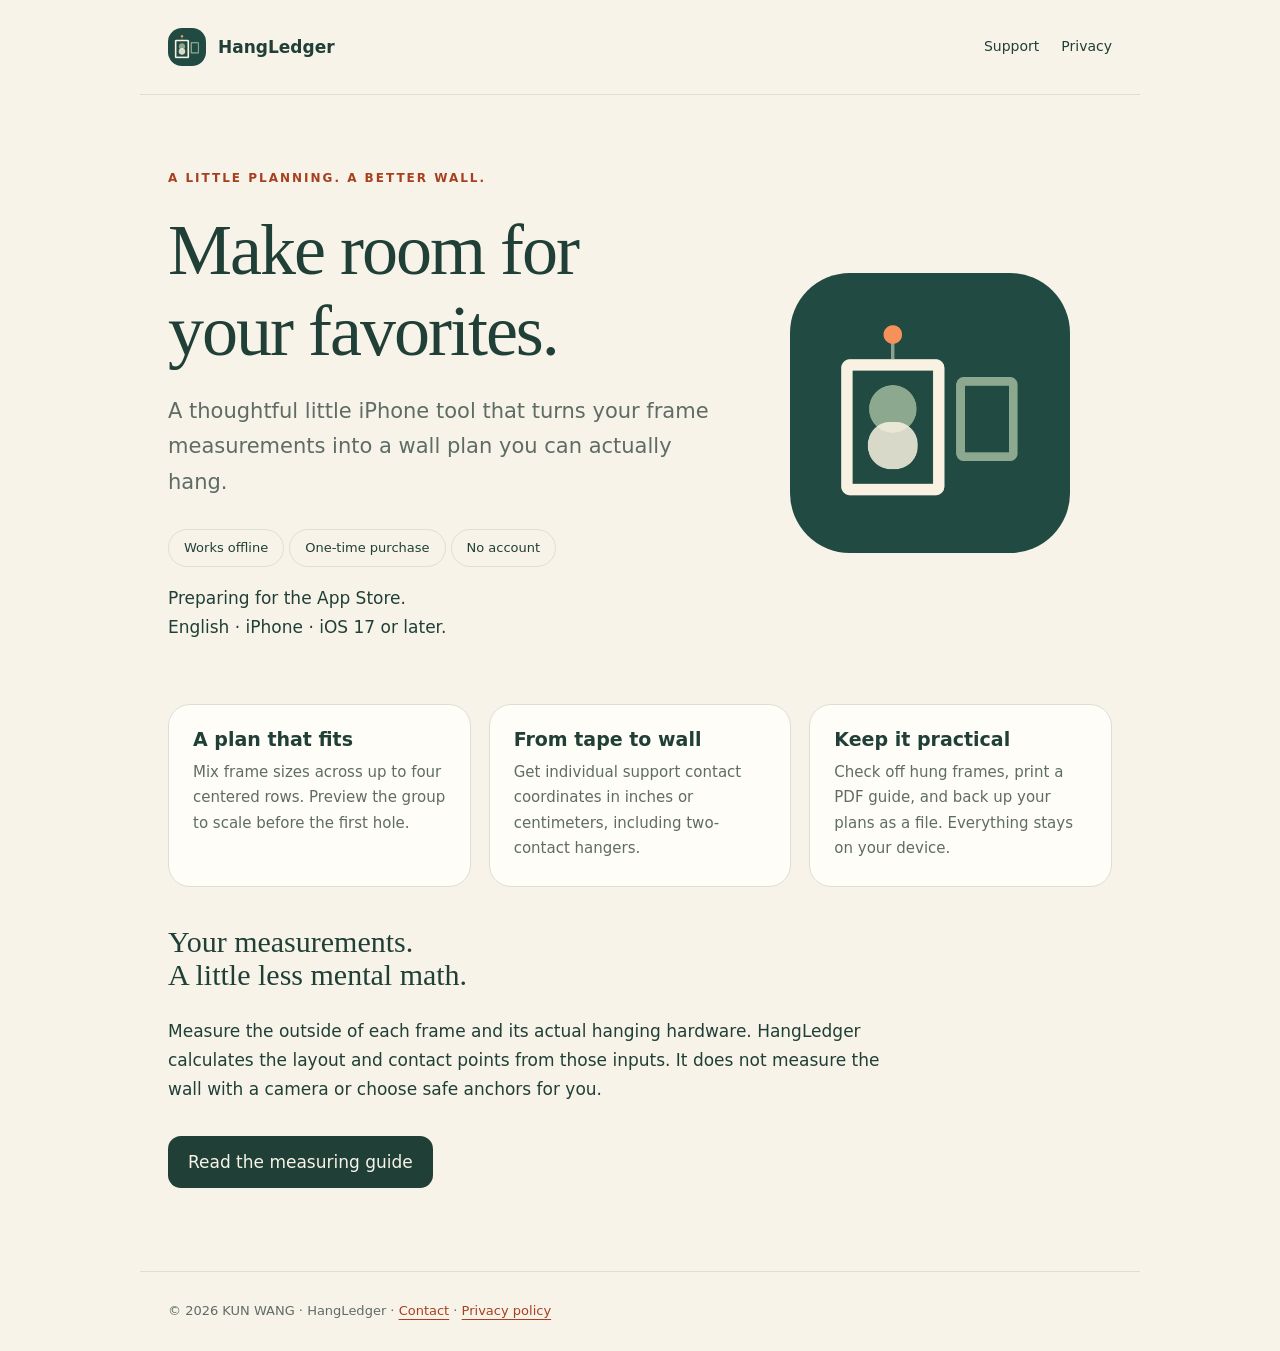
<file: index.html>
<!doctype html><html lang="en"><head><meta charset="utf-8"><meta name="viewport" content="width=device-width,initial-scale=1"><meta name="description" content="An offline iPhone tool for planning gallery walls, calculating support contact points and printing a hanging guide."><title>HangLedger — Make room for your favorites</title><link rel="stylesheet" href="style.css"><link rel="icon" href="icon.png"></head><body>
<header><a class="brand" href="./"><img src="icon.png" width="38" height="38" alt="">HangLedger</a><nav><a href="support.html">Support</a><a href="privacy.html">Privacy</a></nav></header>
<main><section class="hero"><div><div class="eyebrow">A little planning. A better wall.</div><h1>Make room for<br>your favorites.</h1><p class="intro">A thoughtful little iPhone tool that turns your frame measurements into a wall plan you can actually hang.</p><span class="pill">Works offline</span><span class="pill">One-time purchase</span><span class="pill">No account</span><p>Preparing for the App Store.<br>English · iPhone · iOS 17 or later.</p></div><img class="icon" src="icon.png" width="280" height="280" alt="Two frames and an orange contact point"></section>
<section class="grid" aria-label="Features"><article class="card"><h2>A plan that fits</h2><p>Mix frame sizes across up to four centered rows. Preview the group to scale before the first hole.</p></article><article class="card"><h2>From tape to wall</h2><p>Get individual support contact coordinates in inches or centimeters, including two-contact hangers.</p></article><article class="card"><h2>Keep it practical</h2><p>Check off hung frames, print a PDF guide, and back up your plans as a file. Everything stays on your device.</p></article></section>
<section><h2>Your measurements.<br>A little less mental math.</h2><p>Measure the outside of each frame and its actual hanging hardware. HangLedger calculates the layout and contact points from those inputs. It does not measure the wall with a camera or choose safe anchors for you.</p><a class="button" href="support.html">Read the measuring guide</a></section></main><footer>© 2026 KUN WANG · HangLedger · <a href="mailto:Stelyra-Astro@proton.me">Contact</a> · <a href="privacy.html">Privacy policy</a></footer></body></html>
</file>
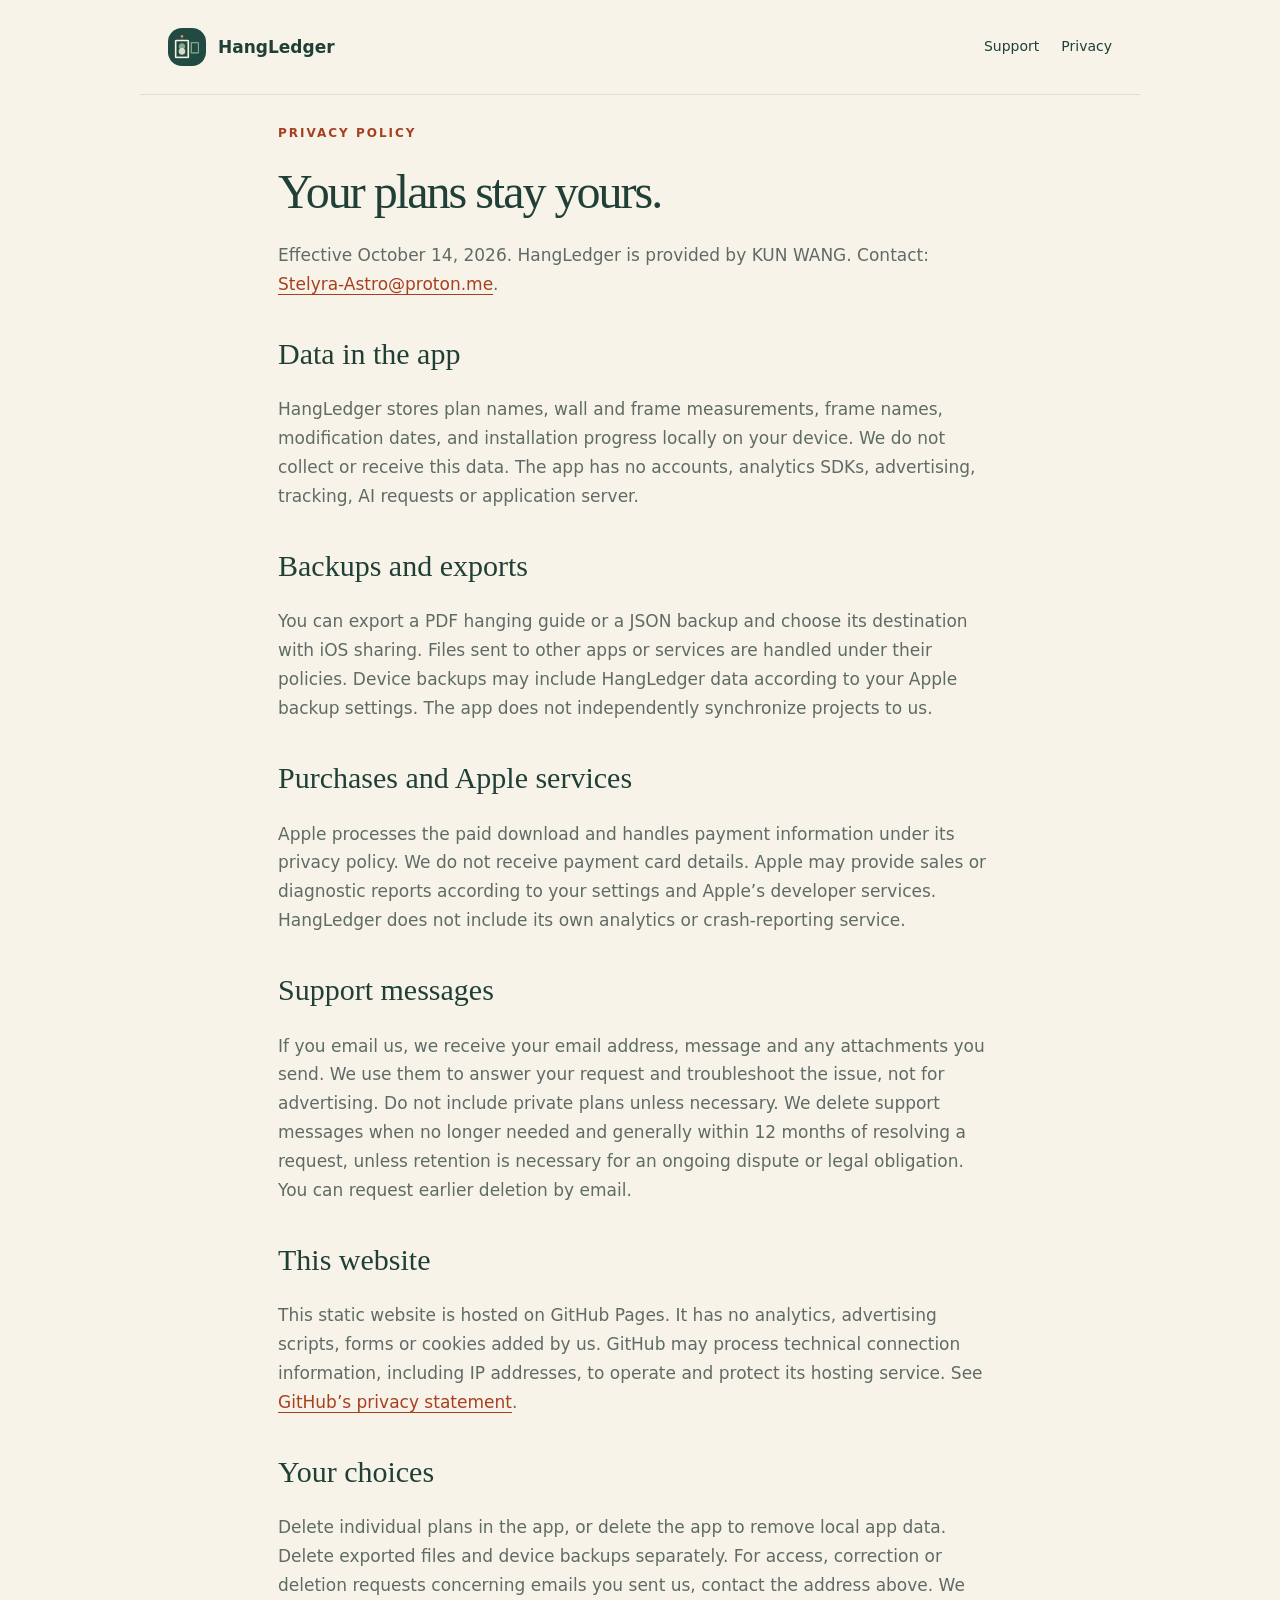
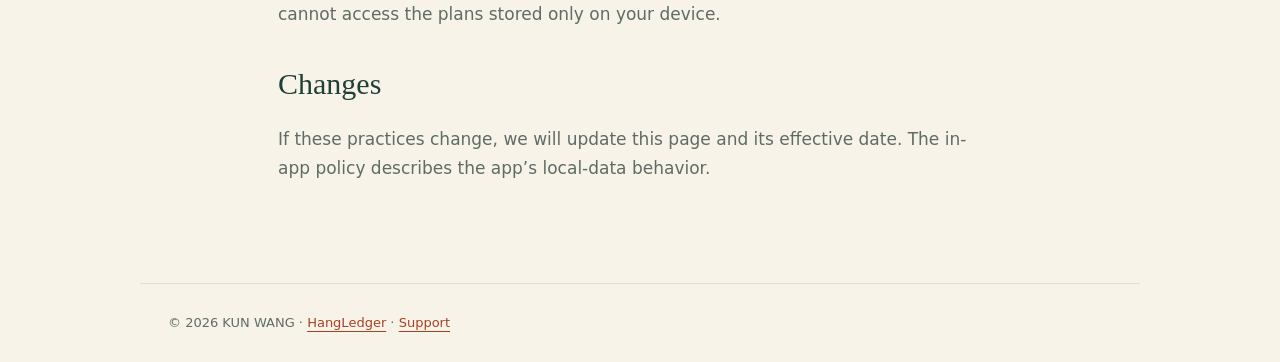
<file: privacy.html>
<!doctype html><html lang="en"><head><meta charset="utf-8"><meta name="viewport" content="width=device-width,initial-scale=1"><title>Privacy policy — HangLedger</title><link rel="stylesheet" href="style.css"><link rel="icon" href="icon.png"></head><body><header><a class="brand" href="./"><img src="icon.png" width="38" height="38" alt="">HangLedger</a><nav><a href="support.html">Support</a><a href="privacy.html" aria-current="page">Privacy</a></nav></header><main class="article"><div class="eyebrow">Privacy policy</div><h1>Your plans stay yours.</h1><p>Effective October 14, 2026. HangLedger is provided by KUN WANG. Contact: <a href="mailto:Stelyra-Astro@proton.me">Stelyra-Astro@proton.me</a>.</p>
<h2>Data in the app</h2><p>HangLedger stores plan names, wall and frame measurements, frame names, modification dates, and installation progress locally on your device. We do not collect or receive this data. The app has no accounts, analytics SDKs, advertising, tracking, AI requests or application server.</p>
<h2>Backups and exports</h2><p>You can export a PDF hanging guide or a JSON backup and choose its destination with iOS sharing. Files sent to other apps or services are handled under their policies. Device backups may include HangLedger data according to your Apple backup settings. The app does not independently synchronize projects to us.</p>
<h2>Purchases and Apple services</h2><p>Apple processes the paid download and handles payment information under its privacy policy. We do not receive payment card details. Apple may provide sales or diagnostic reports according to your settings and Apple’s developer services. HangLedger does not include its own analytics or crash-reporting service.</p>
<h2>Support messages</h2><p>If you email us, we receive your email address, message and any attachments you send. We use them to answer your request and troubleshoot the issue, not for advertising. Do not include private plans unless necessary. We delete support messages when no longer needed and generally within 12 months of resolving a request, unless retention is necessary for an ongoing dispute or legal obligation. You can request earlier deletion by email.</p>
<h2>This website</h2><p>This static website is hosted on GitHub Pages. It has no analytics, advertising scripts, forms or cookies added by us. GitHub may process technical connection information, including IP addresses, to operate and protect its hosting service. See <a href="https://docs.github.com/en/site-policy/privacy-policies/github-general-privacy-statement">GitHub’s privacy statement</a>.</p>
<h2>Your choices</h2><p>Delete individual plans in the app, or delete the app to remove local app data. Delete exported files and device backups separately. For access, correction or deletion requests concerning emails you sent us, contact the address above. We cannot access the plans stored only on your device.</p>
<h2>Changes</h2><p>If these practices change, we will update this page and its effective date. The in-app policy describes the app’s local-data behavior.</p></main><footer>© 2026 KUN WANG · <a href="./">HangLedger</a> · <a href="support.html">Support</a></footer></body></html>
</file>
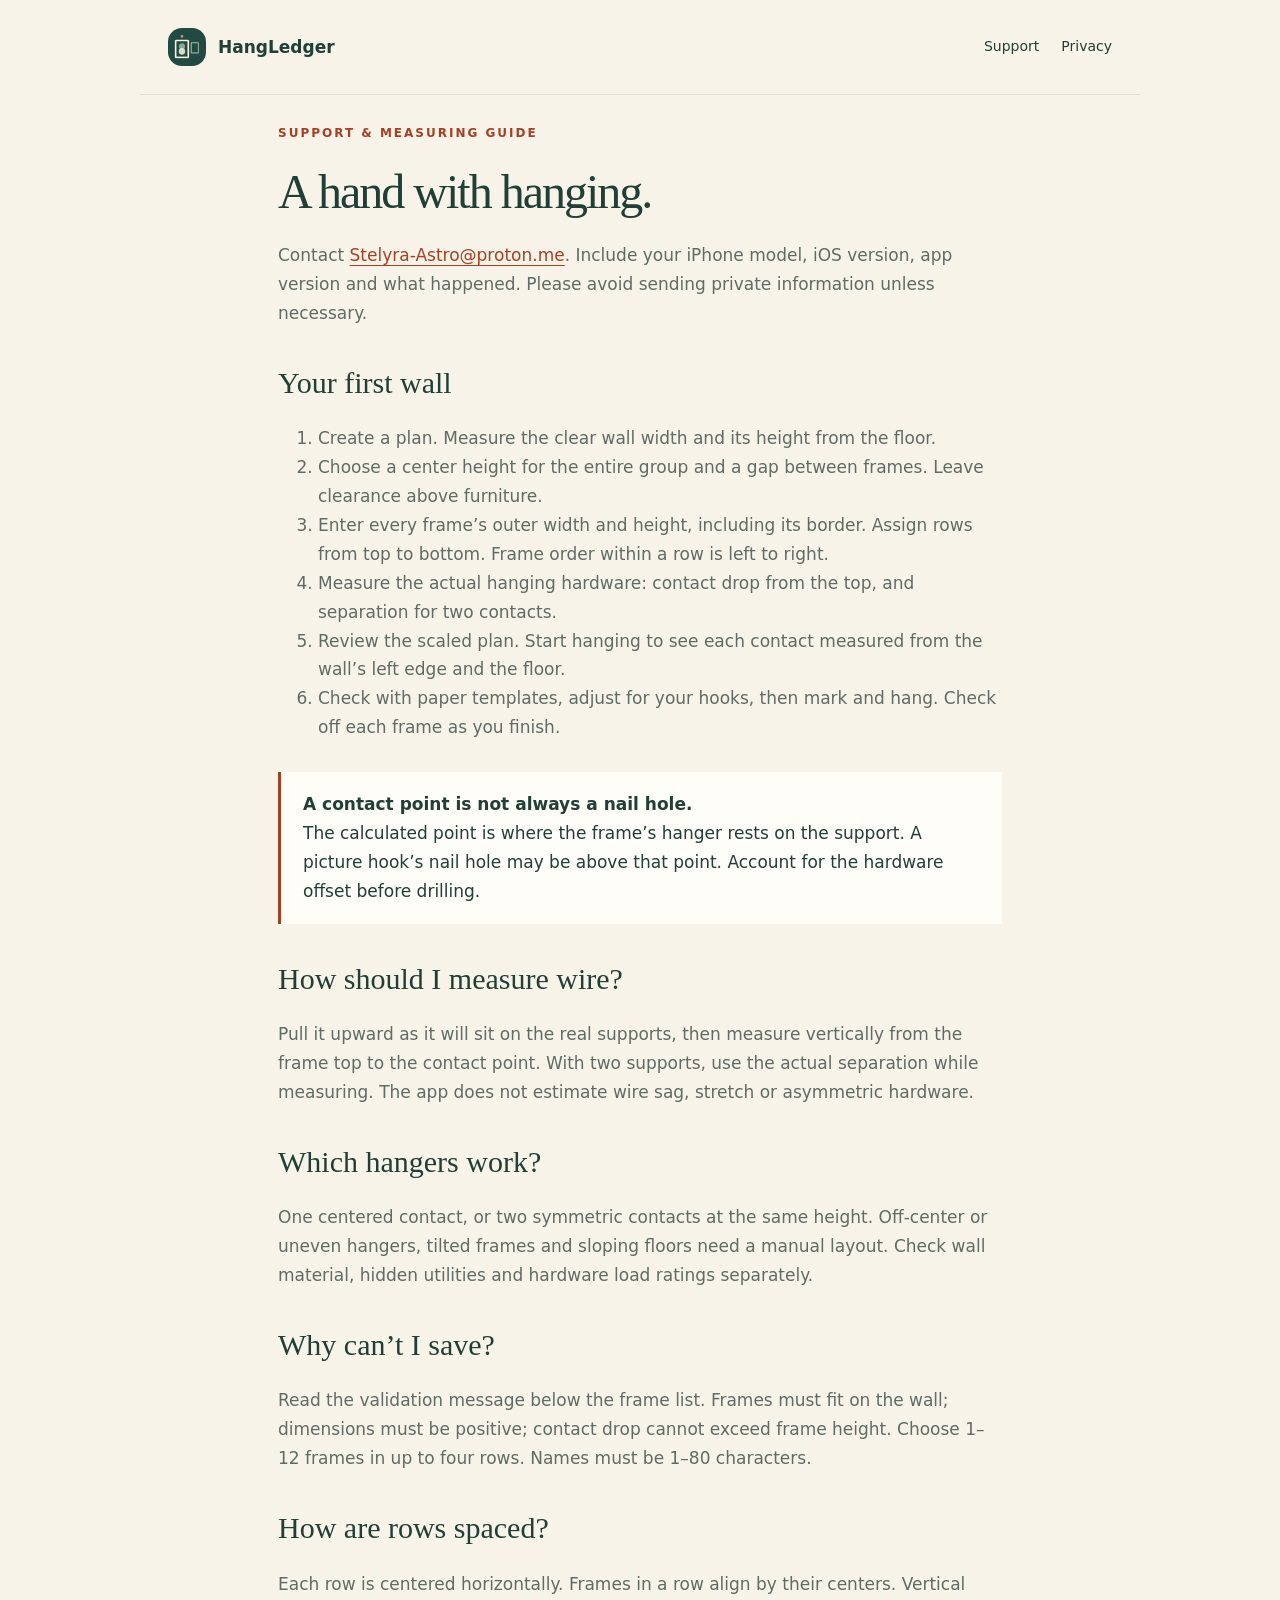
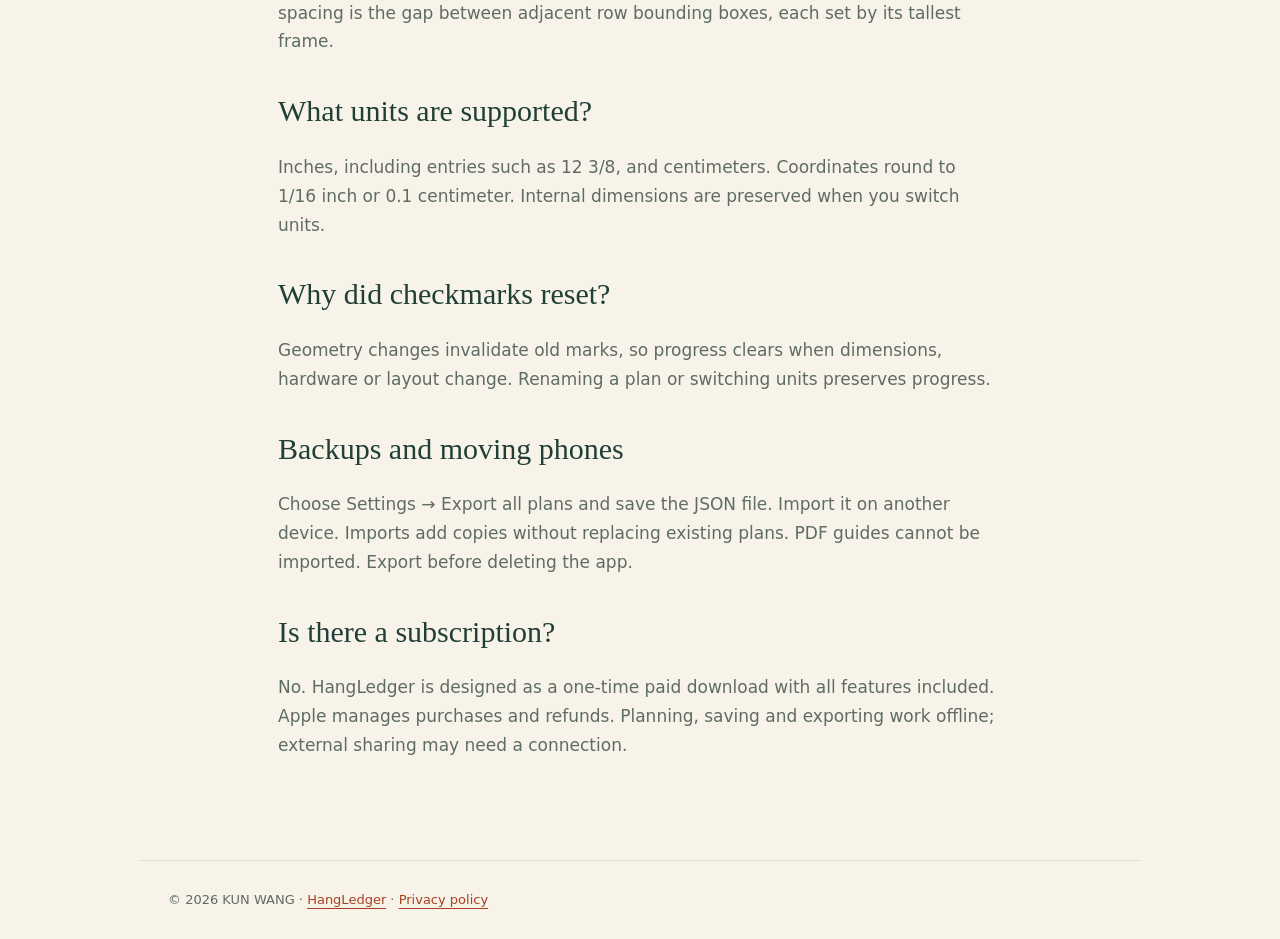
<file: support.html>
<!doctype html><html lang="en"><head><meta charset="utf-8"><meta name="viewport" content="width=device-width,initial-scale=1"><title>Support & measuring guide — HangLedger</title><link rel="stylesheet" href="style.css"><link rel="icon" href="icon.png"></head><body><header><a class="brand" href="./"><img src="icon.png" width="38" height="38" alt="">HangLedger</a><nav><a href="support.html" aria-current="page">Support</a><a href="privacy.html">Privacy</a></nav></header><main class="article"><div class="eyebrow">Support & measuring guide</div><h1>A hand with hanging.</h1><p>Contact <a href="mailto:Stelyra-Astro@proton.me">Stelyra-Astro@proton.me</a>. Include your iPhone model, iOS version, app version and what happened. Please avoid sending private information unless necessary.</p>
<h2>Your first wall</h2><ol><li>Create a plan. Measure the clear wall width and its height from the floor.</li><li>Choose a center height for the entire group and a gap between frames. Leave clearance above furniture.</li><li>Enter every frame’s outer width and height, including its border. Assign rows from top to bottom. Frame order within a row is left to right.</li><li>Measure the actual hanging hardware: contact drop from the top, and separation for two contacts.</li><li>Review the scaled plan. Start hanging to see each contact measured from the wall’s left edge and the floor.</li><li>Check with paper templates, adjust for your hooks, then mark and hang. Check off each frame as you finish.</li></ol>
<div class="note"><strong>A contact point is not always a nail hole.</strong><br>The calculated point is where the frame’s hanger rests on the support. A picture hook’s nail hole may be above that point. Account for the hardware offset before drilling.</div>
<h2>How should I measure wire?</h2><p>Pull it upward as it will sit on the real supports, then measure vertically from the frame top to the contact point. With two supports, use the actual separation while measuring. The app does not estimate wire sag, stretch or asymmetric hardware.</p>
<h2>Which hangers work?</h2><p>One centered contact, or two symmetric contacts at the same height. Off-center or uneven hangers, tilted frames and sloping floors need a manual layout. Check wall material, hidden utilities and hardware load ratings separately.</p>
<h2>Why can’t I save?</h2><p>Read the validation message below the frame list. Frames must fit on the wall; dimensions must be positive; contact drop cannot exceed frame height. Choose 1–12 frames in up to four rows. Names must be 1–80 characters.</p>
<h2>How are rows spaced?</h2><p>Each row is centered horizontally. Frames in a row align by their centers. Vertical spacing is the gap between adjacent row bounding boxes, each set by its tallest frame.</p>
<h2>What units are supported?</h2><p>Inches, including entries such as 12 3/8, and centimeters. Coordinates round to 1/16 inch or 0.1 centimeter. Internal dimensions are preserved when you switch units.</p>
<h2>Why did checkmarks reset?</h2><p>Geometry changes invalidate old marks, so progress clears when dimensions, hardware or layout change. Renaming a plan or switching units preserves progress.</p>
<h2>Backups and moving phones</h2><p>Choose Settings → Export all plans and save the JSON file. Import it on another device. Imports add copies without replacing existing plans. PDF guides cannot be imported. Export before deleting the app.</p>
<h2>Is there a subscription?</h2><p>No. HangLedger is designed as a one-time paid download with all features included. Apple manages purchases and refunds. Planning, saving and exporting work offline; external sharing may need a connection.</p></main><footer>© 2026 KUN WANG · <a href="./">HangLedger</a> · <a href="privacy.html">Privacy policy</a></footer></body></html>
</file>
<file: style.css>
:root{color-scheme:light dark;--paper:#f7f3e9;--card:#fffdf8;--ink:#203f36;--muted:#5f6c65;--accent:#a74020;--line:#dedfd4}*{box-sizing:border-box}body{margin:0;background:var(--paper);color:var(--ink);font:17px/1.7 system-ui,-apple-system,sans-serif}a{color:var(--accent);text-underline-offset:4px}header,main,footer{max-width:1000px;margin:auto;padding:28px}header{display:flex;justify-content:space-between;align-items:center;gap:20px;border-bottom:1px solid var(--line)}header a{text-decoration:none;color:var(--ink)}.brand{display:flex;gap:12px;align-items:center;font-weight:750}.brand img{border-radius:14px}nav{display:flex;gap:22px;font-size:14px}.eyebrow{color:var(--accent);font-size:12px;font-weight:700;letter-spacing:2px;text-transform:uppercase}h1,h2{font-family:Georgia,serif;font-weight:400;line-height:1.12}h1{font-size:clamp(40px,7vw,72px);letter-spacing:-2px;margin:22px 0}h2{font-size:30px;margin-top:38px}p,li{max-width:720px}.intro{font-size:21px;color:var(--muted)}.hero{padding:45px 0;display:grid;grid-template-columns:1.2fr .8fr;align-items:center;gap:35px}.icon{width:100%;max-width:280px;border-radius:60px;justify-self:center}.pill{display:inline-block;border:1px solid var(--line);border-radius:40px;padding:7px 15px;font-size:13px;margin:7px 5px 0 0}.grid{display:grid;grid-template-columns:repeat(3,1fr);gap:18px}.card{background:var(--card);padding:24px;border:1px solid var(--line);border-radius:22px}.card h2{font-family:inherit;font-size:19px;font-weight:650;margin:0 0 10px}.card p{font-size:15px;color:var(--muted);margin:0}.article{max-width:780px}.article h1{font-size:48px}.article p,.article li{color:var(--muted)}footer{font-size:13px;color:var(--muted);border-top:1px solid var(--line);margin-top:55px}.button{display:inline-block;background:var(--ink);color:var(--paper);text-decoration:none;border-radius:13px;padding:12px 20px;margin-top:15px}.note{background:var(--card);border-left:3px solid var(--accent);padding:18px 22px;margin:30px 0}@media(max-width:640px){header,main,footer{padding:22px}header{align-items:flex-start}nav{gap:12px;flex-wrap:wrap}.hero{grid-template-columns:1fr;padding-top:22px}.icon{width:150px;border-radius:32px;justify-self:start;grid-row:1}.grid{grid-template-columns:1fr}h1{letter-spacing:-1px}.article h1{font-size:39px}}@media(prefers-color-scheme:dark){:root{--paper:#14211d;--card:#1c2c25;--ink:#e4eadb;--muted:#b7c3b7;--accent:#ffa571;--line:#3b4c40}}
:where(.icon){height:auto}
</file>
